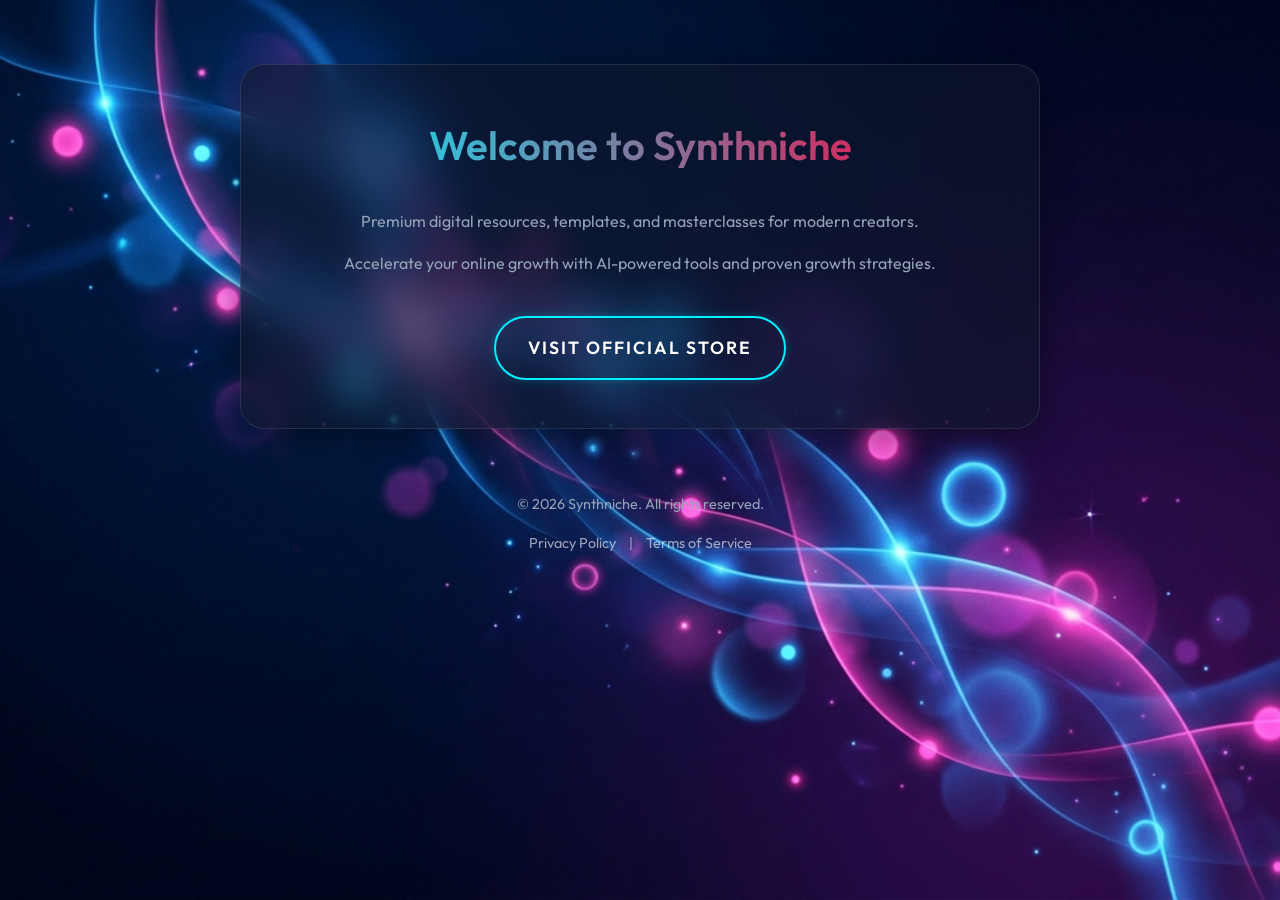
<file: index.html>
<!DOCTYPE html>
<html lang="en">
<head>
    <meta charset="UTF-8">
    <meta name="viewport" content="width=device-width, initial-scale=1.0">
    <title>Synthniche - Digital Mastery Vault</title>
    <link rel="stylesheet" href="styles.css">
</head>
<body>
    <div class="glass-container">
        <h1>Welcome to Synthniche</h1>
        <div class="text-center">
            <p>Premium digital resources, templates, and masterclasses for modern creators.</p>
            <p>Accelerate your online growth with AI-powered tools and proven growth strategies.</p>
            
            <a href="https://kiwon6.gumroad.com/" target="_blank" class="neon-btn">
                Visit Official Store
            </a>
        </div>
    </div>

    <footer>
        <p>&copy; 2026 Synthniche. All rights reserved.</p>
        <p>
            <a href="privacy.html">Privacy Policy</a> | 
            <a href="terms.html">Terms of Service</a>
        </p>
    </footer>
</body>
</html>
</file>
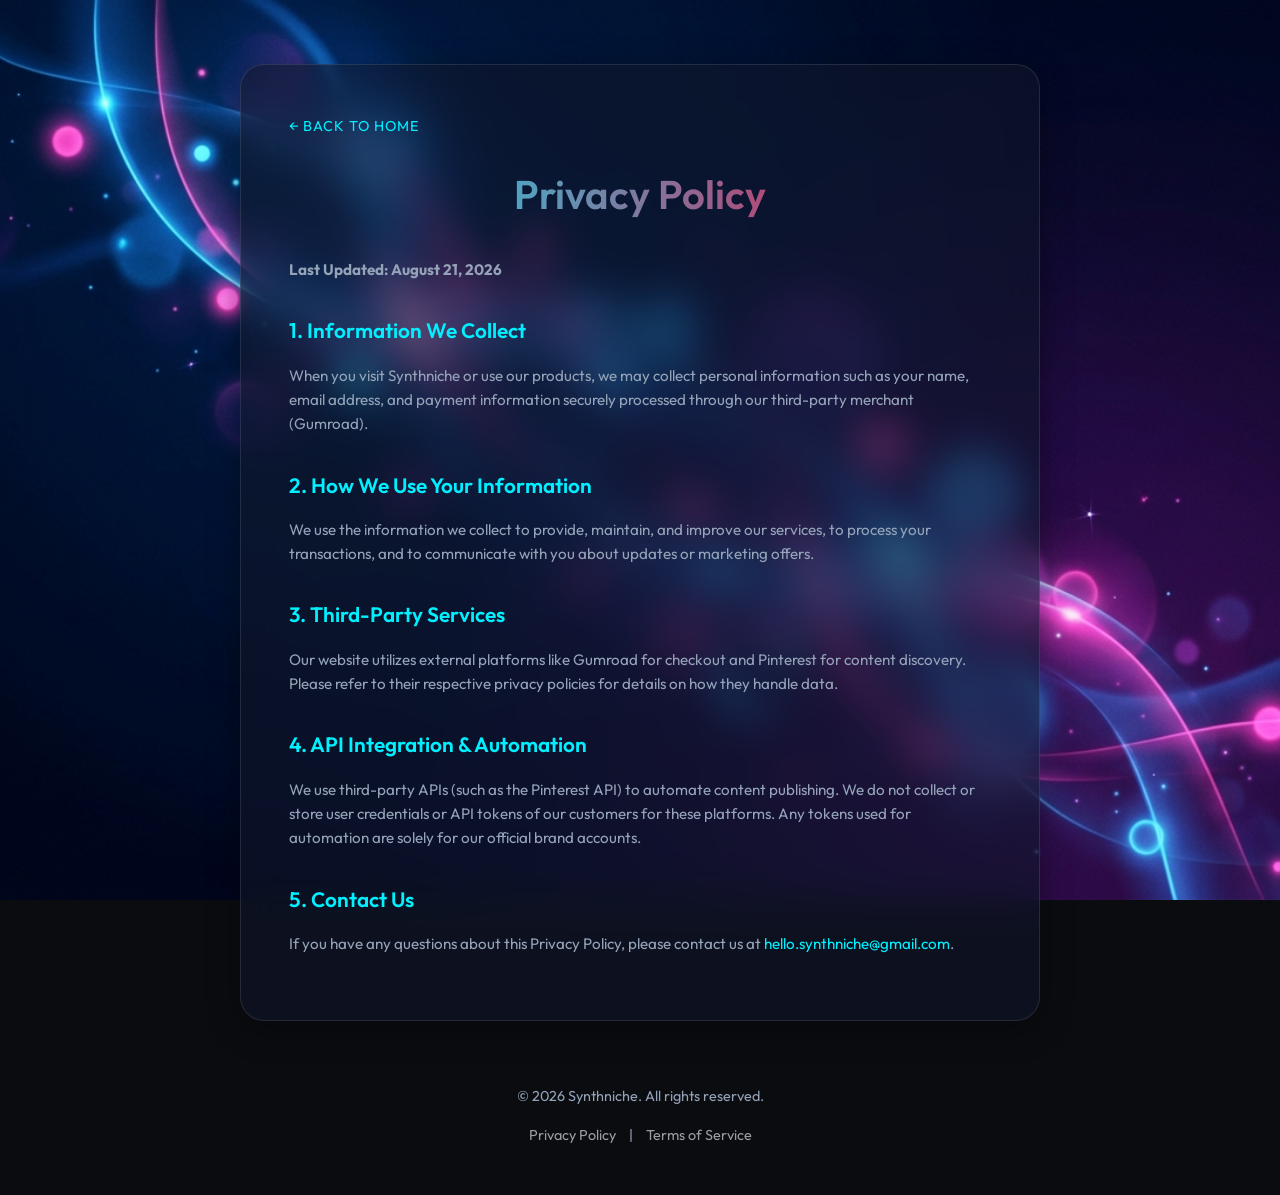
<file: privacy.html>
<!DOCTYPE html>
<html lang="en">
<head>
    <meta charset="UTF-8">
    <meta name="viewport" content="width=device-width, initial-scale=1.0">
    <title>Privacy Policy - Synthniche</title>
    <link rel="stylesheet" href="styles.css">
</head>
<body>
    <div class="glass-container">
        <a href="index.html" class="back-link">&larr; Back to Home</a>
        
        <h1>Privacy Policy</h1>
        
        <div class="legal-content">
            <p><strong>Last Updated: August 21, 2026</strong></p>
            
            <h2>1. Information We Collect</h2>
            <p>When you visit Synthniche or use our products, we may collect personal information such as your name, email address, and payment information securely processed through our third-party merchant (Gumroad).</p>
            
            <h2>2. How We Use Your Information</h2>
            <p>We use the information we collect to provide, maintain, and improve our services, to process your transactions, and to communicate with you about updates or marketing offers.</p>
            
            <h2>3. Third-Party Services</h2>
            <p>Our website utilizes external platforms like Gumroad for checkout and Pinterest for content discovery. Please refer to their respective privacy policies for details on how they handle data.</p>
            
            <h2>4. API Integration & Automation</h2>
            <p>We use third-party APIs (such as the Pinterest API) to automate content publishing. We do not collect or store user credentials or API tokens of our customers for these platforms. Any tokens used for automation are solely for our official brand accounts.</p>

            <h2>5. Contact Us</h2>
            <p>If you have any questions about this Privacy Policy, please contact us at <a href="mailto:hello.synthniche@gmail.com">hello.synthniche@gmail.com</a>.</p>
        </div>
    </div>

    <footer>
        <p>&copy; 2026 Synthniche. All rights reserved.</p>
        <p>
            <a href="privacy.html">Privacy Policy</a> | 
            <a href="terms.html">Terms of Service</a>
        </p>
    </footer>
</body>
</html>
</file>
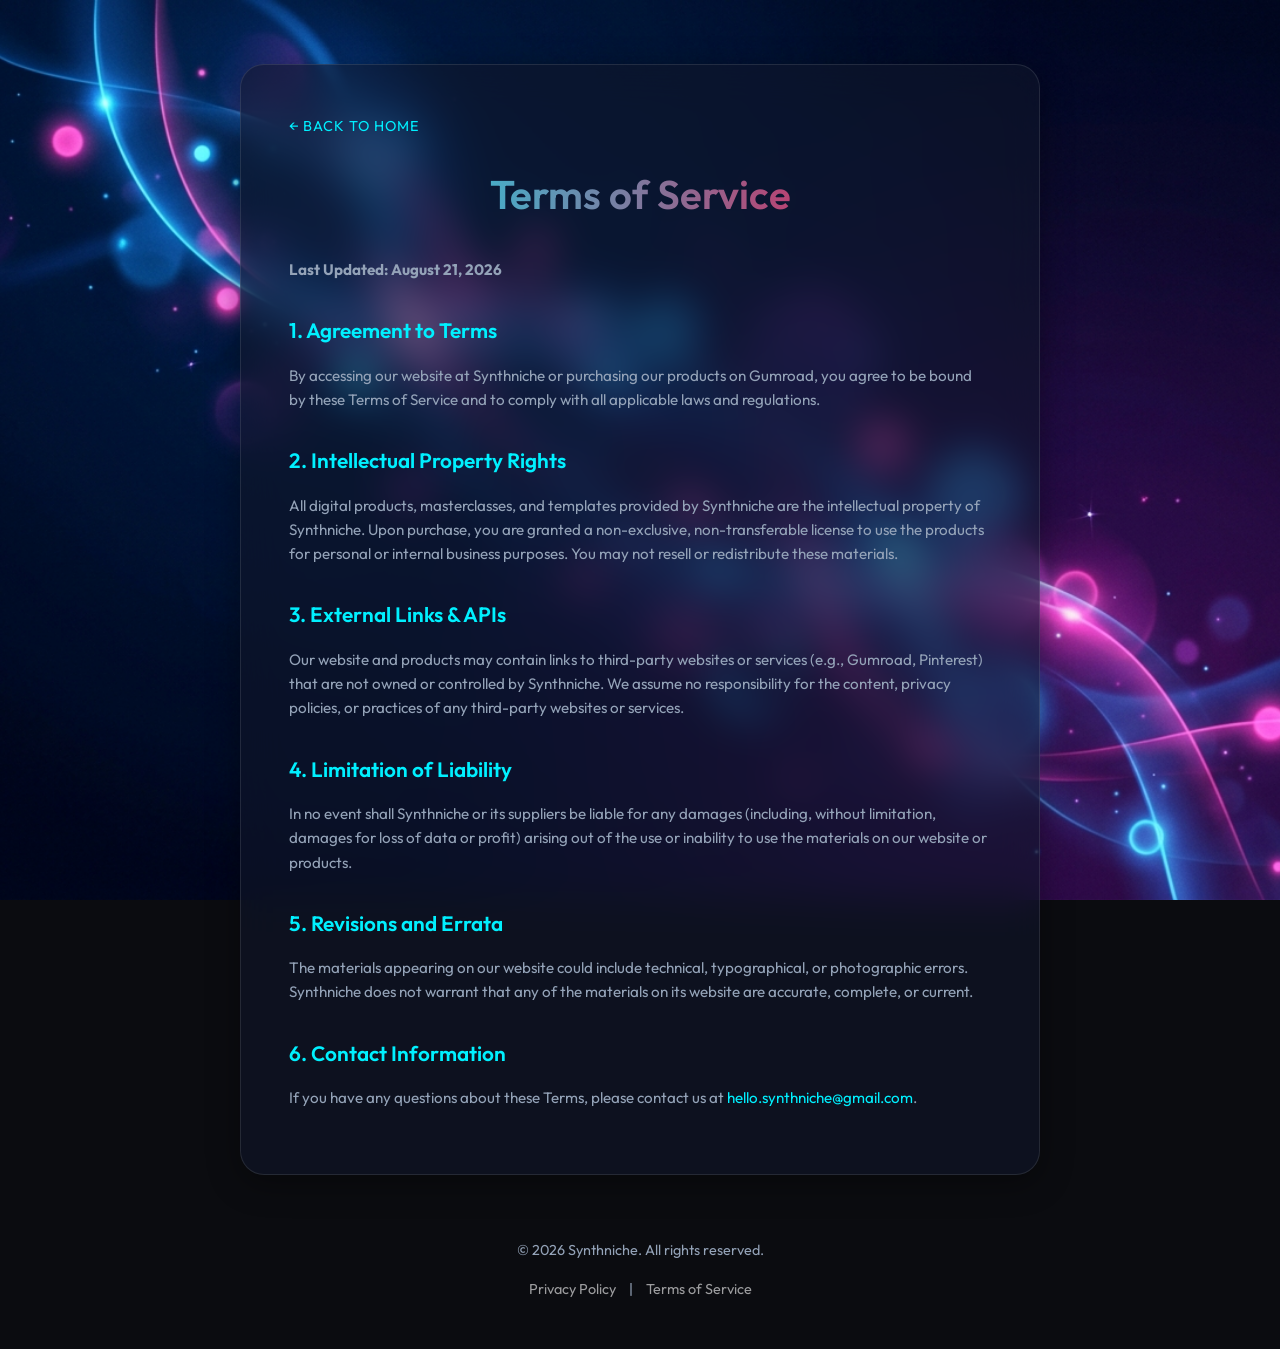
<file: terms.html>
<!DOCTYPE html>
<html lang="en">
<head>
    <meta charset="UTF-8">
    <meta name="viewport" content="width=device-width, initial-scale=1.0">
    <title>Terms of Service - Synthniche</title>
    <link rel="stylesheet" href="styles.css">
</head>
<body>
    <div class="glass-container">
        <a href="index.html" class="back-link">&larr; Back to Home</a>
        
        <h1>Terms of Service</h1>
        
        <div class="legal-content">
            <p><strong>Last Updated: August 21, 2026</strong></p>
            
            <h2>1. Agreement to Terms</h2>
            <p>By accessing our website at Synthniche or purchasing our products on Gumroad, you agree to be bound by these Terms of Service and to comply with all applicable laws and regulations.</p>
            
            <h2>2. Intellectual Property Rights</h2>
            <p>All digital products, masterclasses, and templates provided by Synthniche are the intellectual property of Synthniche. Upon purchase, you are granted a non-exclusive, non-transferable license to use the products for personal or internal business purposes. You may not resell or redistribute these materials.</p>
            
            <h2>3. External Links & APIs</h2>
            <p>Our website and products may contain links to third-party websites or services (e.g., Gumroad, Pinterest) that are not owned or controlled by Synthniche. We assume no responsibility for the content, privacy policies, or practices of any third-party websites or services.</p>
            
            <h2>4. Limitation of Liability</h2>
            <p>In no event shall Synthniche or its suppliers be liable for any damages (including, without limitation, damages for loss of data or profit) arising out of the use or inability to use the materials on our website or products.</p>

            <h2>5. Revisions and Errata</h2>
            <p>The materials appearing on our website could include technical, typographical, or photographic errors. Synthniche does not warrant that any of the materials on its website are accurate, complete, or current.</p>

            <h2>6. Contact Information</h2>
            <p>If you have any questions about these Terms, please contact us at <a href="mailto:hello.synthniche@gmail.com">hello.synthniche@gmail.com</a>.</p>
        </div>
    </div>

    <footer>
        <p>&copy; 2026 Synthniche. All rights reserved.</p>
        <p>
            <a href="privacy.html">Privacy Policy</a> | 
            <a href="terms.html">Terms of Service</a>
        </p>
    </footer>
</body>
</html>
</file>
<file: styles.css>
@import url('https://fonts.googleapis.com/css2?family=Outfit:wght@300;400;600;800&display=swap');

:root {
    --bg-color: #0b0c10;
    --text-primary: #e0e6ed;
    --text-secondary: #94a3b8;
    --neon-blue: #00f0ff;
    --neon-pink: #ff003c;
    --glass-bg: rgba(15, 23, 42, 0.6);
    --glass-border: rgba(255, 255, 255, 0.1);
}

* {
    margin: 0;
    padding: 0;
    box-sizing: border-box;
}

body {
    font-family: 'Outfit', -apple-system, sans-serif;
    color: var(--text-primary);
    background-color: var(--bg-color);
    background-image: url('assets/bg_glass.jpg');
    background-size: cover;
    background-position: center;
    background-attachment: fixed;
    line-height: 1.6;
    min-height: 100vh;
    display: flex;
    flex-direction: column;
    align-items: center;
    justify-content: flex-start;
    padding: 2rem;
}

.glass-container {
    background: var(--glass-bg);
    backdrop-filter: blur(20px);
    -webkit-backdrop-filter: blur(20px);
    border: 1px solid var(--glass-border);
    border-radius: 24px;
    padding: 3rem;
    max-width: 800px;
    width: 100%;
    box-shadow: 0 8px 32px 0 rgba(0, 0, 0, 0.37);
    margin-top: 2rem;
    position: relative;
    overflow: hidden;
}

h1, h2, h3 {
    margin-bottom: 1rem;
    font-weight: 600;
}

h1 {
    font-size: 2.5rem;
    background: linear-gradient(90deg, var(--neon-blue), var(--neon-pink));
    -webkit-background-clip: text;
    -webkit-text-fill-color: transparent;
    text-align: center;
    margin-bottom: 2rem;
}

h2 {
    font-size: 1.5rem;
    color: #fff;
    margin-top: 2rem;
}

p {
    margin-bottom: 1rem;
    color: var(--text-secondary);
}

a {
    color: var(--neon-blue);
    text-decoration: none;
    transition: all 0.3s ease;
}

a:hover {
    color: var(--neon-pink);
    text-shadow: 0 0 8px var(--neon-pink);
}

.neon-btn {
    display: inline-block;
    padding: 1rem 2rem;
    margin-top: 1.5rem;
    font-weight: 600;
    font-size: 1.1rem;
    color: #fff;
    background: transparent;
    border: 2px solid var(--neon-blue);
    border-radius: 50px;
    text-transform: uppercase;
    letter-spacing: 2px;
    transition: all 0.3s ease;
    cursor: pointer;
    text-align: center;
    box-shadow: 0 0 10px rgba(0, 240, 255, 0.2);
}

.neon-btn:hover {
    background: var(--neon-blue);
    color: #0b0c10;
    box-shadow: 0 0 20px var(--neon-blue), 0 0 40px var(--neon-blue);
}

.text-center {
    text-align: center;
}

footer {
    margin-top: 4rem;
    text-align: center;
    font-size: 0.9rem;
    color: rgba(255, 255, 255, 0.4);
    width: 100%;
}

footer a {
    color: rgba(255, 255, 255, 0.6);
    margin: 0 10px;
}

footer a:hover {
    color: var(--neon-blue);
}

.back-link {
    display: inline-block;
    margin-bottom: 1.5rem;
    font-size: 0.9rem;
    text-transform: uppercase;
    letter-spacing: 1px;
}

.legal-content h2 {
    font-size: 1.3rem;
    color: var(--neon-blue);
}

.legal-content p, .legal-content li {
    font-size: 0.95rem;
}

.legal-content ul {
    margin-left: 1.5rem;
    margin-bottom: 1rem;
    color: var(--text-secondary);
}
</file>
